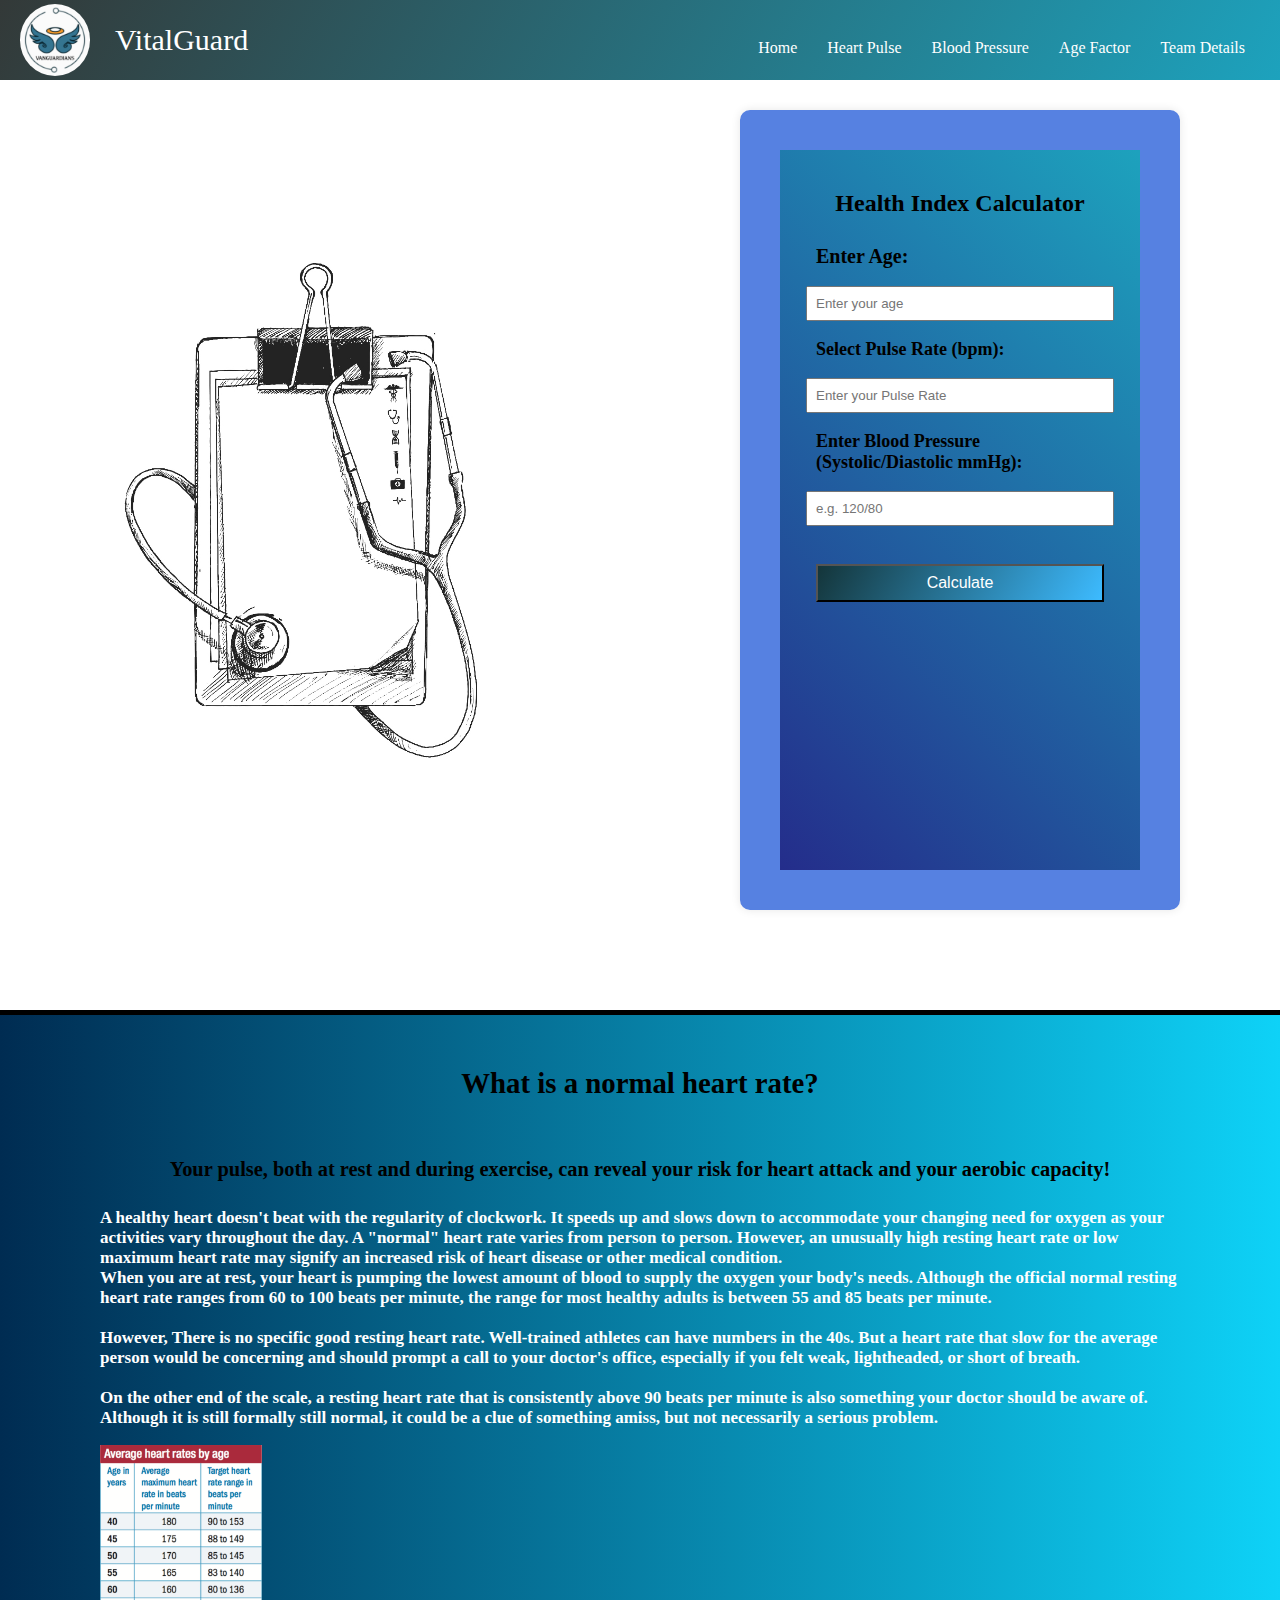
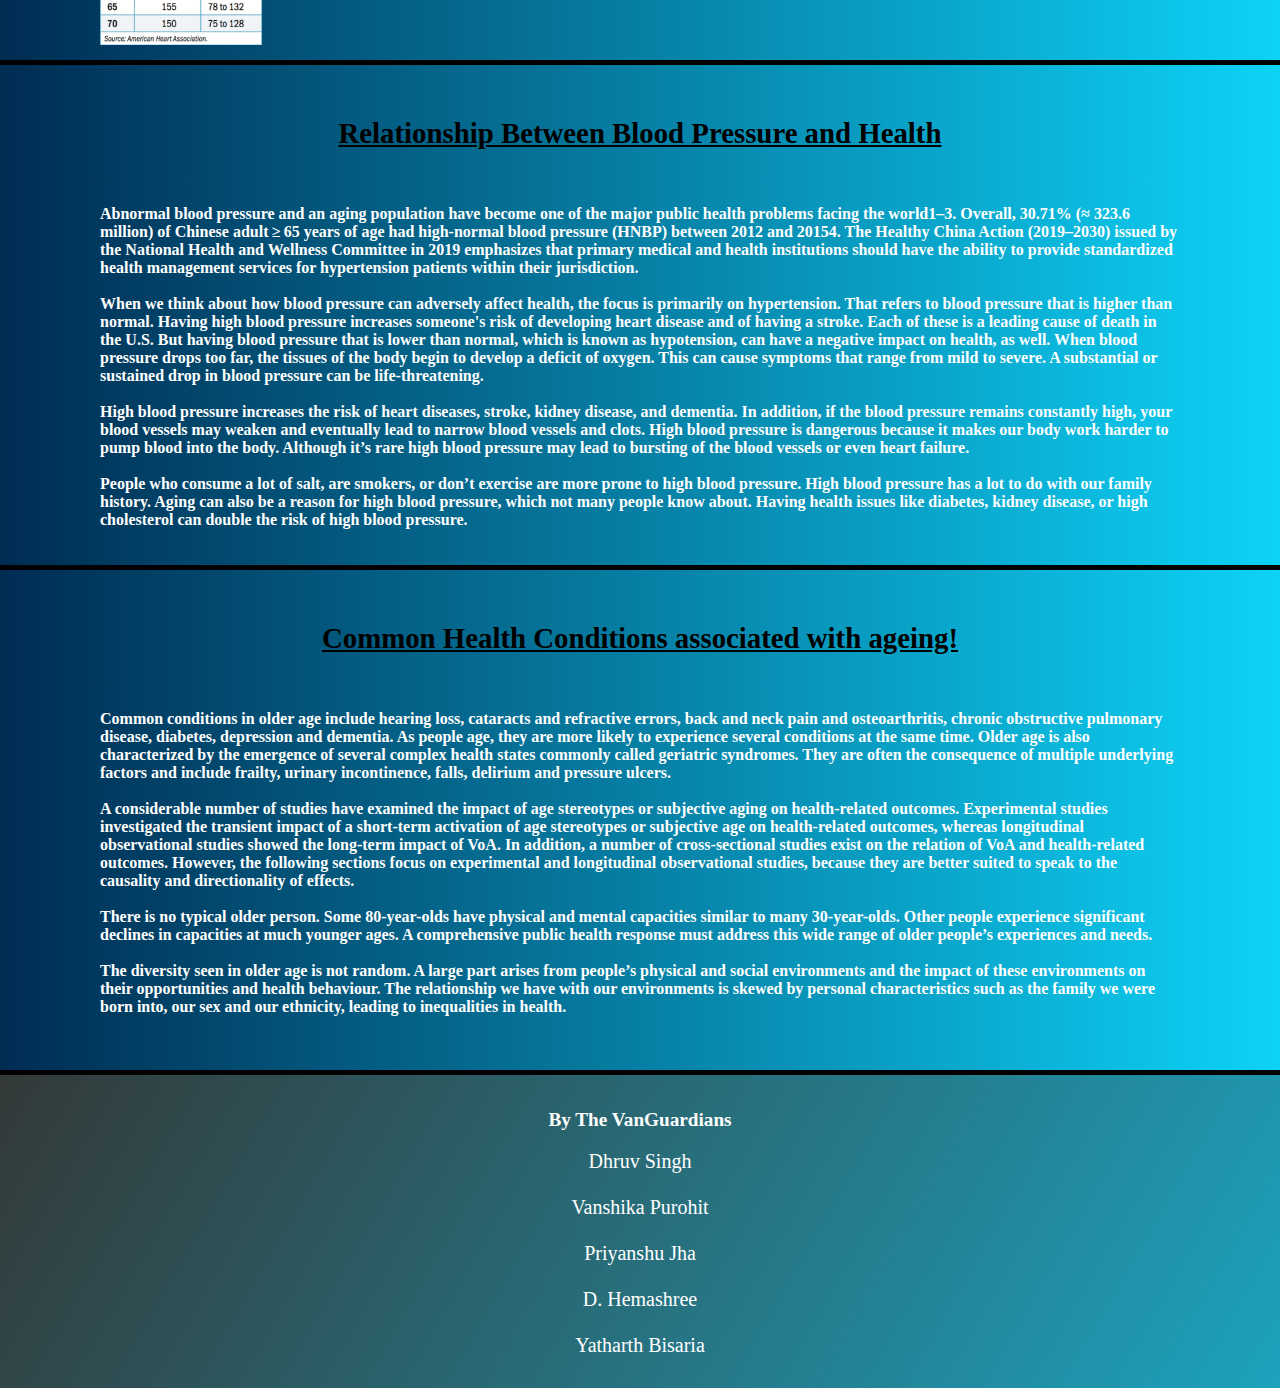
<file: index.html>
<!DOCTYPE html>
<html lang="en">

<head>
    <meta charset="UTF-8">
    <meta name="viewport" content="width=device-width, initial-scale=1.0">
    <title>VitalGuard</title>
    <link rel="stylesheet" href="style.css">
</head>

<body>
    <header>
        <nav class="navbar">
            <div class="logo">
                <img src="teamLogo.jpg" alt="Team Logo">
                <a href="#container">VitalGuard</a>
            </div>
            <div class="nav-links">
                <a href="#container">Home</a>
                <a href="#pulseRate">Heart Pulse</a>
                <a href="#bloodPressure">Blood Pressure</a>
                <a href="#ageFactor">Age Factor</a>
                <a href="#foot">Team Details</a>
            </div>
        </nav>
    </header>
    <div id="container">
        <div class="image">
            <img src="decorationImage.jpg" alt="A doctor's Pad and Sethoscope">
        </div>
        <div class="calc">
            <h2 style="text-align: center;">Health Index Calculator</h2>
            <label for="age" style="font-size: 20px; font-weight: bold;">Enter Age:</label>
            <input type="number" id="age" min="1" max="120" placeholder="Enter your age" required>

            <label for="pulse" style="font-size: 18px; font-weight: bold;">Select Pulse Rate (bpm):</label>
            <input type="text" id="pulse" placeholder="Enter your Pulse Rate">

            <label for="bp" style="font-size: 18px; font-weight: bold;">Enter Blood Pressure (Systolic/Diastolic
                mmHg):</label>
            <input type="text" id="bp" placeholder="e.g. 120/80" required>
            <br>
            <button onclick="calculateHealthIndex()">Calculate</button>
        </div>
    </div>

    <div id="pulseRate">
        <div class="heading">
            <h2>What is a normal heart rate?</h2>
        </div>
        <div class="agepara">
            <p>
            <h4 style="color: black; font-weight: bold; font-size: 120%;">Your pulse, both at rest and during exercise,
                can reveal your risk for heart attack and your aerobic
                capacity!</h4>
            A healthy heart doesn't beat with the regularity of clockwork. It speeds up and slows down to accommodate
            your changing need for oxygen as your activities vary throughout the day. A "normal" heart rate varies from
            person to person. However, an unusually high resting heart rate or low maximum heart rate may signify an
            increased risk of heart disease or other medical condition.
            <br>
            When you are at rest, your heart is pumping the lowest amount of blood to supply the oxygen your body's
            needs. Although the official normal resting heart rate ranges from 60 to 100 beats per minute, the range for
            most healthy adults is between 55 and 85 beats per minute.
            <br>
            <br>
            However, There is no specific good resting heart rate. Well-trained athletes can have numbers in the 40s.
            But a heart
            rate that slow for the average person would be concerning and should prompt a call to your doctor's office,
            especially if you felt weak, lightheaded, or short of breath.
            <br><br>
            On the other end of the scale, a resting heart rate that is consistently above 90 beats per minute is also
            something your doctor should be aware of. Although it is still formally still normal, it could be a clue of
            something amiss, but not necessarily a serious problem.
            </p>
            <img src="data.png" alt="Average Data" height="200px" style="align-items: center;">
        </div>
    </div>

    <div id="bloodPressure">
        <div class="heading">
            <h2>Relationship Between Blood Pressure and Health</h2>
        </div>
        <div class="agepara">
            <p>
                Abnormal blood pressure and an aging population have become one of the major public health problems
                facing the world1–3. Overall, 30.71% (≈ 323.6 million) of Chinese adult ≥ 65 years of age had
                high-normal blood pressure (HNBP) between 2012 and 20154. The Healthy China Action (2019–2030) issued by
                the National Health and Wellness Committee in 2019 emphasizes that primary medical and health
                institutions should have the ability to provide standardized health management services for hypertension
                patients within their jurisdiction.
                <br><br>
                When we think about how blood pressure can adversely affect health, the focus is primarily on
                hypertension. That refers to blood pressure that is higher than normal. Having high blood pressure
                increases someone's risk of developing heart disease and of having a stroke. Each of these is a leading
                cause of death in the U.S. But having blood pressure that is lower than normal, which is known as
                hypotension, can have a negative impact on health, as well. When blood pressure drops too far, the
                tissues of the body begin to develop a deficit of oxygen. This can cause symptoms that range from mild
                to severe. A substantial or sustained drop in blood pressure can be life-threatening.
                <br><br>
                High blood pressure increases the risk of heart diseases, stroke, kidney disease, and dementia. In
                addition, if the blood pressure remains constantly high, your blood vessels may weaken and eventually
                lead to narrow blood vessels and clots. High blood pressure is dangerous because it makes our body work
                harder to pump blood into the body. Although it’s rare high blood pressure may lead to bursting of the
                blood vessels or even heart failure.
                <br><br>
                People who consume a lot of salt, are smokers, or don’t exercise are more prone to high blood pressure.
                High blood pressure has a lot to do with our family history. Aging can also be a reason for high blood
                pressure, which not many people know about. Having health issues like diabetes, kidney disease, or high
                cholesterol can double the risk of high blood pressure.
            </p>
        </div>
    </div>

    <div id="ageFactor">
        <div class="heading">
            <h2>Common Health Conditions associated with ageing!</h2>
        </div>
        <div class="agepara">
            <p>
                Common conditions in older age include hearing loss, cataracts and refractive errors, back and neck pain
                and osteoarthritis, chronic obstructive pulmonary disease, diabetes, depression and dementia. As people
                age, they are more likely to experience several conditions at the same time.
                Older age is also characterized by the emergence of several complex health states commonly called
                geriatric syndromes. They are often the consequence of multiple underlying factors and include frailty,
                urinary incontinence, falls, delirium and pressure ulcers.
                <br><br>
                A considerable number of studies have examined the impact of age stereotypes or subjective aging on
                health-related outcomes. Experimental studies investigated the transient impact of a short-term
                activation of age stereotypes or subjective age on health-related outcomes, whereas longitudinal
                observational studies showed the long-term impact of VoA. In addition, a number of cross-sectional
                studies exist on the relation of VoA and health-related outcomes. However, the following sections focus
                on experimental and longitudinal observational studies, because they are better suited to speak to the
                causality and directionality of effects.
                <br><br>
                There is no typical older person. Some 80-year-olds have physical and mental capacities similar to many
                30-year-olds. Other people experience significant declines in capacities at much younger ages. A
                comprehensive public health response must address this wide range of older people’s experiences and
                needs.
                <br><br>
                The diversity seen in older age is not random. A large part arises from people’s physical and social
                environments and the impact of these environments on their opportunities and health behaviour. The
                relationship we have with our environments is skewed by personal characteristics such as the family we
                were born into, our sex and our ethnicity, leading to inequalities in health.
            </p>
        </div>
    </div>
    <footer id="foot">
        <h3 style="font-size: 120%; font-weight: bold;">By The VanGuardians</h3>
        <p>
        <ul id="listname" style="font-size: 20px;">
            <li>Dhruv Singh</li>
            <br>
            <li>Vanshika Purohit</li>
            <br>
            <li>Priyanshu Jha</li>
            <br>
            <li>D. Hemashree</li>
            <br>
            <li>Yatharth Bisaria</li>
        </ul>
        </p>
    </footer>
    <script src="script.js"></script>
</body>

</html>
</file>
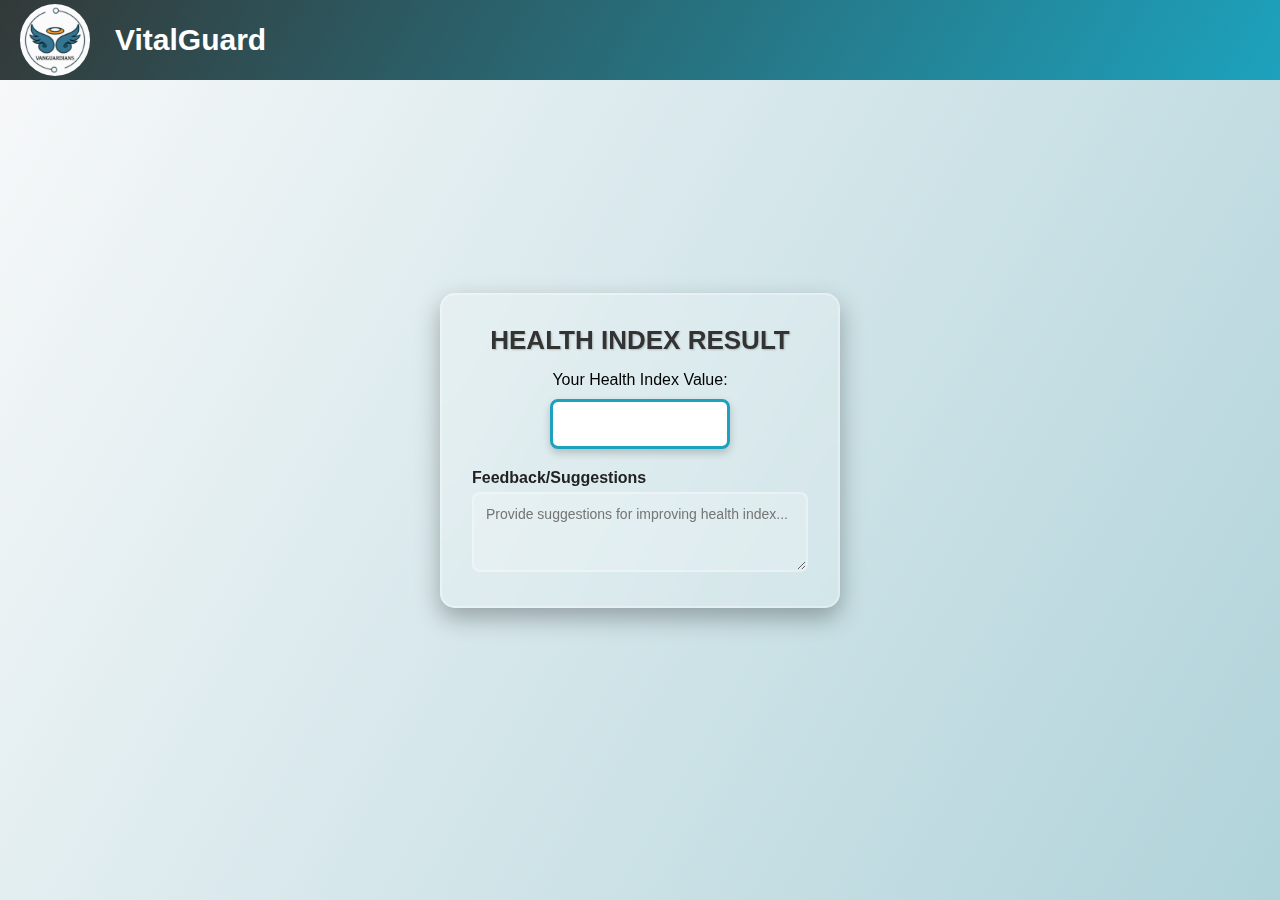
<file: result.html>
<!DOCTYPE html>
<html lang="en">

<head>
    <meta charset="UTF-8">
    <meta name="viewport" content="width=device-width, initial-scale=1.0">
    <title>Health Index Result</title>
    <link rel="stylesheet" href="styleresult.css">
</head>

<body>
    <header>
        <nav class="navbar">
            <div class="logo">
                <img src="teamLogo.jpg" alt="Team Logo">
                <a href="index.html">VitalGuard</a>
            </div>
            <div class="nav-links">
            </div>
        </nav>
    </header>

    <div class="container">
        <div class="right-section">
            <div class="result-container">
                <h2>Health Index Result</h2>

                <label for="healthbox">Your Health Index Value:</label>
                <input type="text" id="healthbox" class="health-value" readonly>



                <div class="feedback-section">
                    <label for="feedback">Feedback/Suggestions</label>
                    <textarea id="feedback" placeholder="Provide suggestions for improving health index..."></textarea>
                </div>
            </div>
        </div>
    </div>
    <script src="script.js"></script>
</body>

</html>
</file>
<file: style.css>
html {
    scroll-padding-top: 70px;
}

body {
    margin: 0;
}

.navbar {
    background: linear-gradient(120deg, #333938, #1da2bd);
    overflow: hidden;
    display: flex;
    justify-content: space-between;
    padding: 10px 20px;
    box-sizing: border-box;
    height: 80px;
    align-items: center;
    position: fixed;
    width: 100%;
}

.navbar a {
    color: white;
    text-decoration: none;
    padding: 10px 15px;
    display: inline-block;
    margin-top: 15px;
}

.navbar .nav-links a:hover {
    background: none;
    border-bottom: 2px solid #27375b;
}

.nav-links {
    display: flex;
}

.logo img {
    width: 70px;
    border-radius: 50%;
    margin-right: 10px;
    animation: glow 1.5s infinite alternate;
}

@keyframes glow {
    from {
        filter: drop-shadow(0 0 5px rgb(37, 205, 231));
    }

    to {
        filter: drop-shadow(0 0 15px rgb(37, 205, 231));
    }
}

.logo {
    display: flex;
    align-items: center;
}

.logo a {
    font-size: 30px;
    text-align: center;
    margin-bottom: 15px;
    overflow: hidden;
    white-space: nowrap;
    margin: 0 auto;
    animation: typing 4s steps(40, end), blink-caret .75s step-end infinite;
}

@keyframes typing {
    from {
        width: 0
    }

    to {
        width: 100%
    }
}



.image img {
    height: 550px;
}

#container {
    display: flex;
    height: 100vh;
    display: grid;
    grid-template-columns: 1fr 1fr;
    padding-top: 60px;
}

.image,
.content {
    flex: 1;
    display: flex;
    align-items: center;
    justify-content: center;
    font-size: 24px;
    color: white;
}

.calc {
    width: 50%;
    margin: 50px auto;
    padding: 20px;
    background: linear-gradient(45deg, #242d8b, #1da2bd);
    box-shadow: 0 0 10px rgba(0, 0, 0, 0.1);
    border-radius: 10px;
    border: 40px solid #5681e1;
}

label,
input,
select,
button {
    display: block;
    width: 90%;
    margin: 10px auto;
    padding: 8px;
}

button {
    background: linear-gradient(120deg, #14353a, #3dbbff);
    color: white;
    font-size: 16px;
    cursor: pointer;
}

button:hover {
    background: linear-gradient(120deg, #170846, #4f52eb);
}

p {
    font-weight: bold;
}

#ageFactor {
    border-top: 5px solid black;
    background: linear-gradient(to right, #002c52, #0ed2f7);
    color: white;
    height: 500px;
    border-bottom: 5px solid black;
}

#ageFactor .heading {
    text-align: center;
    color: black;
    margin-bottom: 10px;
    font-weight: bold;
    font-size: 120%;
    margin-top: 20px;
    padding-top: 8px;
    text-decoration: underline black;
}

#ageFactor .agepara {
    margin-top: 5px;
    align-items: center;
    justify-items: center;
    padding-left: 100px;
    padding-right: 100px;
    padding-top: 15px;
}

#pulseRate {
    border-top: 5px solid black;
    margin-top: 50px;
    background: linear-gradient(to right, #002c52, #0ed2f7);
    color: white;
    height: 625px;
    padding-bottom: 20px;
}

#pulseRate .heading {
    text-align: center;
    color: black;
    margin-bottom: 5px;
    font-weight: bold;
    font-size: 120%;
    margin-top: 20px;
    padding-top: 8px;
}

#pulseRate .agepara {
    align-items: center;
    justify-items: center;
    padding-left: 100px;
    padding-right: 100px;
    padding-top: 7px;
    font-weight: bold;
    font-size: 17px;
}

#pulseRate img {
    justify-items: center;
    align-items: center;
}

#bloodPressure {
    border-top: 5px solid black;
    background: linear-gradient(to right, #002c52, #0ed2f7);
    height: 500px;
}

#bloodPressure .heading {
    text-align: center;
    color: black;
    margin-bottom: 10px;
    font-weight: bold;
    font-size: 120%;
    margin-top: 20px;
    padding-top: 8px;
    text-decoration: underline black;
}

#bloodPressure .agepara {
    margin-top: 5px;
    align-items: center;
    justify-items: center;
    padding-left: 100px;
    padding-right: 100px;
    padding-top: 15px;
    color: white;
}

#foot {
    background: linear-gradient(120deg, #333938, #1da2bd);
    color: white;
    text-align: center;
    padding: 15px 0;
    bottom: 0;
    width: 100%;
    border-bottom: black;
}

#listname {
    list-style: none;
    padding: 0;
    margin: 0;
}
</file>
<file: styleresult.css>
* {
    margin: 0;
    padding: 0;
    box-sizing: border-box;
    font-family: 'Poppins', sans-serif;
    scroll-behavior: smooth;
}

html {
    scroll-padding-top: 70px;
}

body {
    background: linear-gradient(120deg, #f8f9fa, #b0d3da);
    animation: backgroundAnimation 10s ease infinite;
}


@keyframes backgroundAnimation {
    0% {
        background: linear-gradient(120deg, #f8f9fa, #b0d3da);
    }

    50% {
        background: linear-gradient(120deg, #b0d3da, #f8f9fa);
    }

    100% {
        background: linear-gradient(120deg, #f8f9fa, #b0d3da);
    }
}


.container {
    display: flex;
    height: 100vh;
}


.right-section {
    flex: 1;
    display: flex;
    align-items: center;
    justify-content: center;
    padding: 20px;
}


.result-container {
    background: rgba(255, 255, 255, 0.2);
    backdrop-filter: blur(12px);
    padding: 30px;
    border-radius: 15px;
    box-shadow: 0 10px 25px rgba(0, 0, 0, 0.3);
    width: 90%;
    max-width: 400px;
    text-align: center;
    border: 2px solid rgba(255, 255, 255, 0.3);
    animation: slideUp 0.8s ease-in-out;
    transition: transform 0.3s;
}

.result-container:hover {
    transform: scale(1.02);
}

.result-container h2 {
    color: #333;
    font-size: 26px;
    text-transform: uppercase;
    margin-bottom: 15px;
    text-shadow: 1px 1px 2px rgba(0, 0, 0, 0.2);
}

.healthbox {
    width: 150px;
    height: 50px;
    border: 4px solid #1da2bd;
    /* Make the border thicker and more visible */
    text-align: center;
    font-size: 22px;
    font-weight: bold;
    line-height: 50px;
    background-color: #ffffff;
    color: #1da2bd;
    border-radius: 10px;
    /* More rounded corners */
    box-shadow: 0 4px 10px rgba(0, 0, 0, 0.3);
    /* Stronger shadow for better visibility */
    display: flex;
    align-items: center;
    justify-content: center;
    margin: 20px auto;
    /* Ensures proper centering */
}

.health-value {
    width: 180px;
    height: 50px;
    border: 3px solid #1da2bd;
    /* Visible border */
    text-align: center;
    font-size: 22px;
    font-weight: bold;
    background-color: #ffffff;
    color: #1da2bd;
    border-radius: 8px;
    box-shadow: 0 4px 8px rgba(0, 0, 0, 0.2);
    /* Soft shadow */
    display: block;
    margin: 10px auto;
    /* Centers the box */
    outline: none;
    padding: 5px;
}



.description {
    margin-top: 10px;
    font-size: 16px;
    color: #555;
}


.feedback-section {
    margin-top: 20px;
    text-align: left;
}

.feedback-section label {
    font-weight: bold;
    display: block;
    margin-bottom: 5px;
    color: #222;
}

.feedback-section textarea {
    width: 100%;
    padding: 12px;
    border: 2px solid rgba(255, 255, 255, 0.3);
    border-radius: 8px;
    font-size: 14px;
    resize: vertical;
    min-height: 80px;
    background: rgba(255, 255, 255, 0.2);
    color: #333;
    outline: none;
    transition: border-color 0.3s;
}

.feedback-section textarea:focus {
    border-color: #1da2bd;
}


button {
    margin-top: 15px;
    padding: 10px 20px;
    border: none;
    background: #1da2bd;
    color: white;
    font-size: 16px;
    font-weight: bold;
    border-radius: 5px;
    cursor: pointer;
    transition: transform 0.3s, background 0.3s, box-shadow 0.3s;
}

button:hover {
    background: #14353a;
    transform: scale(1.05);
    box-shadow: 0 4px 15px rgba(0, 0, 0, 0.3);
}

.navbar {
    background: linear-gradient(120deg, #333938, #1da2bd);
    overflow: hidden;
    display: flex;
    justify-content: space-between;
    padding: 10px 20px;
    height: 80px;
    align-items: center;
    position: fixed;
    width: 100%;
    z-index: 100;
}

.navbar a {
    color: white;
    text-decoration: none;
    padding: 10px 15px;
    transition: all 0.3s ease-in-out;
}

.logo {
    display: flex;
    align-items: center;
}

.logo img {
    width: 70px;
    border-radius: 50%;
    margin-right: 10px;
    animation: glow 1.5s infinite alternate;
}

@keyframes glow {
    from {
        filter: drop-shadow(0 0 5px rgb(37, 205, 231));
    }

    to {
        filter: drop-shadow(0 0 15px rgb(37, 205, 231));
    }
}

.logo img:hover {
    transform: rotate(360deg);
}

.logo a {
    font-size: 30px;
    color: white;
    font-weight: bold;
}


.image img {
    height: 550px;
    animation: floatImage 3s ease-in-out infinite;
}

#container {
    display: grid;
    grid-template-columns: 1fr 1fr;
    height: 100vh;
    padding-top: 60px;
}
</file>
